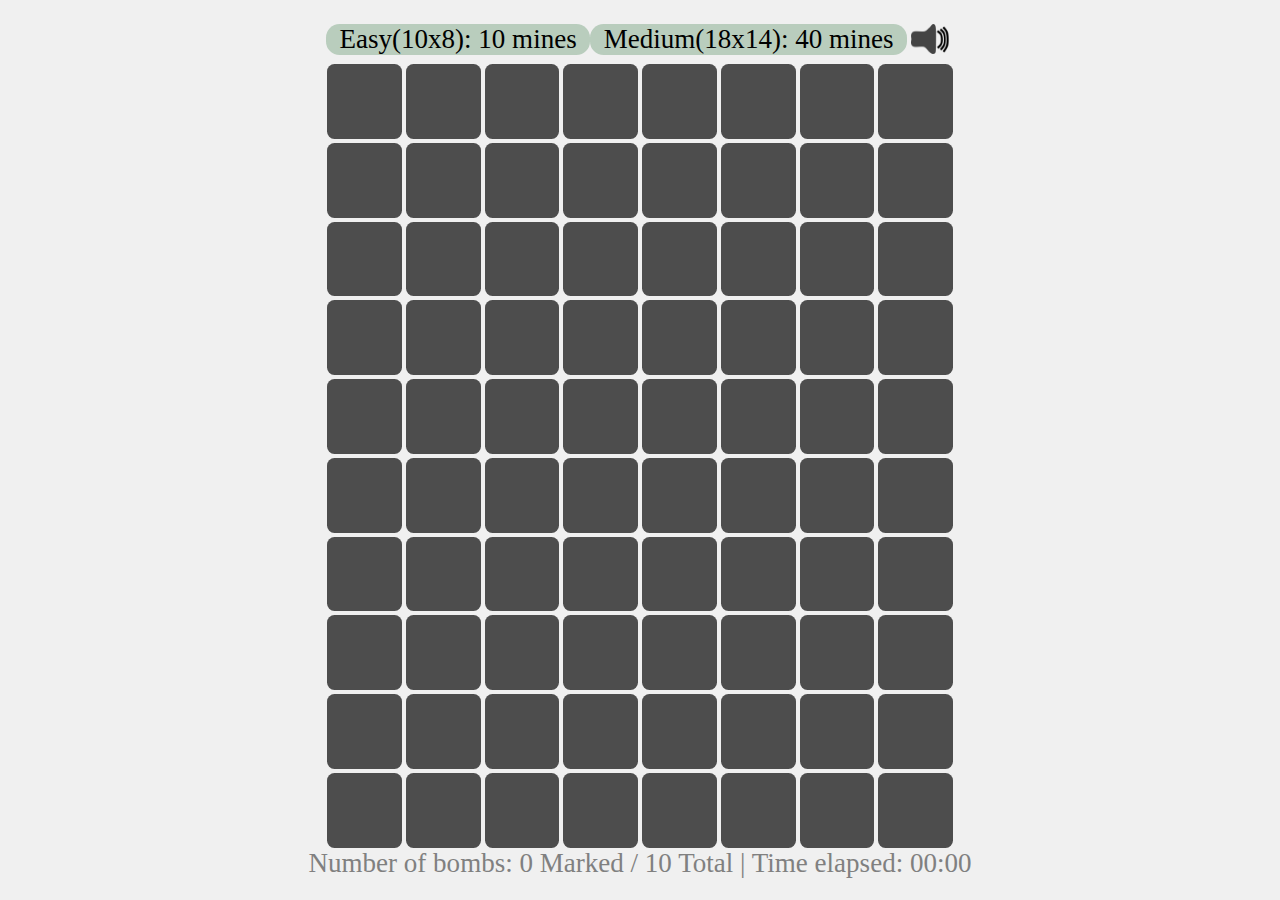
<file: mine/index.html>
<!DOCTYPE html>
<html>

<head>
    <meta charset="utf-8">
    <meta name="viewport" content="width=device-width">
    <title>Rebecca Minesweeper</title>
    <link rel="icon" type="image/png" href="mine_icon.png">
    <link href="style.css" rel="stylesheet" type="text/css" />
    <script src="msgame.js"></script>
    <script src="msgame_user.js"></script>
    <script src="timer.js"></script>
    <meta name="author" content="Rebecca Reid">
    

</head>

<body>
    <div class="menu">
        <!-- <div class="menuButton" data-size="2x1x1">Test(2x1): 1 mines</div> -->
        <div class="menuButton" data-size="10x8x10">Easy(10x8): 10 mines</div>
        <div class="menuButton" data-size="18x14x40">Medium(18x14): 40 mines</div>
        <input type="checkbox" id="sound"/>
    </div>

    <div class="gridwrapper">
        <div class="grid"></div>
    </div>
    <div class="status">
        <!-- Number of moves: <span class="moveCount">0</span> <br> -->
        Number of bombs: <span class="bombCount">0</span>
        | Time elapsed: <span class="secondCount">0</span>
    </div>
    <div id="overlay">
        <div id="overlayin">
            <p class="big glow">Congratulations, you <span class="big glow winOrLose">won</span>!!!</p>
            <p class="darker">Time taken: <span class="finalSecondCount">0</span></p>
            <p class="darker">Click anywhere to start a new game.
        </div>
    </div>
    <!-- <script src="main.js"></script> -->


</body>

</html>
</file>
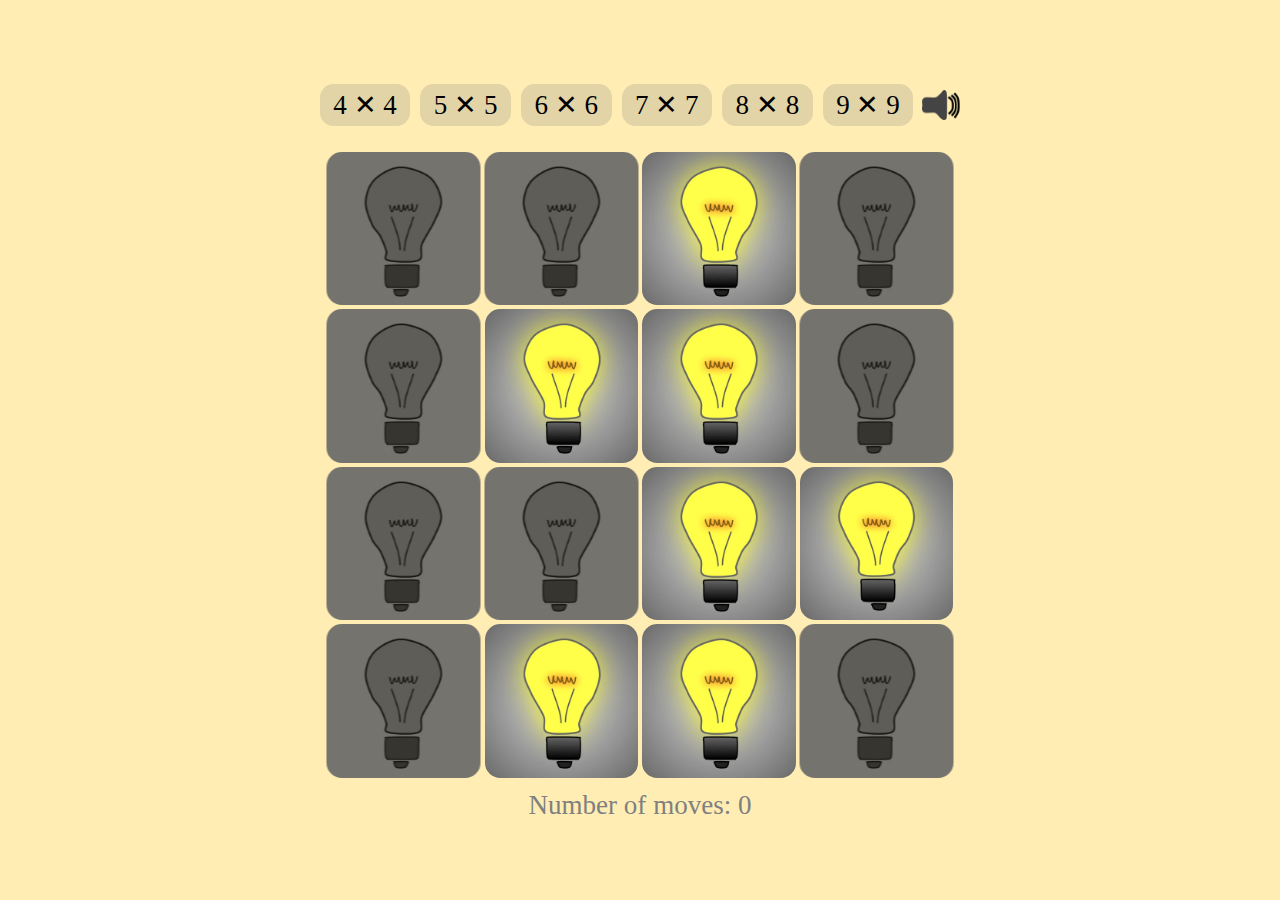
<file: lights-out-game-master/public/index.html>
<!DOCTYPE html>
<html>

<head>
  <meta charset="utf-8">
  <meta name="viewport" content="width=device-width">
  <title>Pavol's Ligts Out</title>
  <link href="style.css" rel="stylesheet" type="text/css" />
</head>

<body>
  <div class="menu">
    <div class="menuButton" data-size="4x4"></div>
    <div class="menuButton" data-size="5x5"></div>
    <div class="menuButton" data-size="6x6"></div>
    <div class="menuButton" data-size="7x7"></div>
    <div class="menuButton" data-size="8x8"></div>
    <div class="menuButton" data-size="9x9"></div>
    <input  type="checkbox" id="sound"/>
  </div>
  <div class="gridwrapper">
    <div class="grid"></div>
  </div>
  <div class="status">
    Number of moves: <span class="moveCount">0</span>
  </div>
  <div id="overlay">
    <div id="overlayin">
      <p class="big glow">Congratulations, you won!!!</p>
      <p class="darker">It took you <span class="moveCount">0</span> moves.</p>
      <p class="darker">Click anywhere to start a new game.
    </div>
  </div>
  <script src="main.js"></script>
</body>

</html>
</file>
<file: mine/style.css>
* {
    font-family: Impact;
    font-size: 1.3rem;
  }
  
  body {
    background: rgb(240, 240, 240);
  }
  
  .card {
    /* background-image: url(off.webp); */
    background-repeat: no-repeat;
    background-size: cover;
  
    width: auto;
    height: auto;
  
    border-radius: 10%;
    border: none;
    margin: 2px;
    transition:.25s;
    opacity: 0.9;
    transform: rotateY(180deg);
  
    animation: fadeIn 0.5s;
    animation-fill-mode: forwards;
  }

  .card.hidden {
    background-color: rgb(59, 59, 59);
    transform: rotateY(0deg);
  }
  .card.flag {
    background-color: green;
    background-image: url(numbers/flag.png);
    transform: rotateY(0deg);
  }
  .card.exploded {
    background-image: url(mine_icon.png);
    background-color: red;
    transform: rotateY(0deg);
  }
  .card.number {
    /* background-image: url(on.webp); */
    background-color: rgb(148, 148, 148);
    opacity: 1;
    transform: rotateY(0deg);
  }
  .card.number[data-number="1"] {
    background-image: url(numbers/one.png);
  }
  .card.number[data-number="2"] {
    background-image: url(numbers/two.png);
  }
  .card.number[data-number="3"] {
    background-image: url(numbers/three.png);
  }
  .card.number[data-number="4"] {
    background-image: url(numbers/four.png);
  }
  .card.number[data-number="5"] {
    background-image: url(numbers/five.png);
  }
  .card.number[data-number="6"] {
    background-image: url(numbers/six.png);
  }
  .card.number[data-number="7"] {
    background-image: url(numbers/seven.png);
  }
  .card.number[data-number="8"] {
    background-image: url(numbers/eight.png);
  }
  .card.number[data-number="9"] {
    background-image: url(numbers/nine.png);
  }
  .grid {
    display: grid;
    grid-template-columns: repeat(9, 1fr);
    border-radius: 10px;
    padding:5px;
    width: calc(70vh);
  }
  
  .grid > div::before {
    content: "";
    padding-bottom: 100%;
    display: block;
  }
  
  body {
    display: flex;
    flex-direction: column;
    justify-content: center;
    align-items: stretch;
    height: 100vh;
    width: 100vw;
    margin: 0px;
  }
  
  .menu {
    display: flex;
    justify-content: center;
    /* margin-bottom: 0.5em; */
    flex-wrap: wrap;
    align-items: center;
  }
  
  .menuButton {
    padding: 0px 0.5em ;
    border: 0px solid gray;
    background-color: rgba(6, 92, 20, 0.233);
    /* margin: 5px; */
    cursor: pointer;
    border-radius: 0.5em;
    font-size:1em;
  }
  
  .menuButton:hover {
    color: white;
    background: rgb(0, 34, 6);
  }
  
  .gridwrapper {
    display: flex;
    justify-content: center;
    align-items: stretch;
    /* how do you tell the difference between portrait and landscape ;( */
    max-width: 800px; 
    max-height: 85%;
    /* this is supposed to center */
    margin: 0 auto; 
  }
  
  #overlay {
    position: fixed;
    top: 0;
    left: 0;
    width: 100vw;
    height: 100vh;
    background: rgba(0, 0, 0, 0.7);
    z-index: 999;
    opacity: 1;
    display: flex;
    justify-content: center;
    align-items: center;
    animation: 0s;
    transition: all 0s;
  
    visibility: hidden;
    animation: fadeOut 0.5s;
    animation-fill-mode: forwards;
  }
  #overlay * {
    pointer-events: none;
  }
  
  #overlay.active {
    visibility: visible;
    animation: fadeIn 0.5s;
    animation-fill-mode: forwards;
  }
  
  #overlayin {
    padding: 1em;
    padding-left: 4em;
    padding-right: 4em;
    background-color: rgba(0, 0, 0, 0.5);
    border-radius: 5px;
    display: flex;
    justify-content: center;
    align-items: center;
    flex-direction: column;
    color: rgb(255, 255, 255);
    box-shadow: 0 0 20px black;
  }
  
  #overlayin.winOrLose {
    font-size: 2em !important;
  }

  #overlayin p {
    text-align: center;
    font-size: 1em;
  }
  
  p.big {
    font-size: 2em !important;
  }
  
  p.darker {
    color: #aaa;
  }
  
  p.glow {
    animation: glow 1s infinite alternate-reverse;
  }
  
  @keyframes glow {
    from { text-shadow: 0 0 20px rgb(255, 255, 0); }
    to { text-shadow: 0 0 20px rgb(255, 115, 0); }
  }
  
  #overlay.active #overlayin {
    opacity: 0;
    animation: spinIn 1s ease-in-out;
    animation-fill-mode: forwards;
  }
  
  #overlayin * {
    margin: 0px;
  }
  
  @keyframes fadeIn {
    from { opacity: 0; }
    to { opacity: 1; }
  }
  
  @keyframes fadeOut {
    from { opacity: 1; }
    to { opacity: 0; }
  }
  
  @keyframes spinIn {
    from { transform: scale(0.1) rotateX(0deg) ; opacity: 0; }
    to { transform: scale(1) rotateX(360deg) ;  opacity: 1; }
  }
  
  #sound {
    width: 40px;
    height: 30px;
    appearance: none;
    -moz-appearance: none;
    -webkit-appearance: none;
    content: url('sound-on.webp');
    display: block;
    outline: none;
    user-select: none;
  }
  
  #sound:checked {
    content: url('sound-off.webp');
  }
  
  .status {
    margin-top: 2%;
    text-align: center;
    color: gray;
  }
</file>
<file: lights-out-game-master/public/style.css>
* {
  font-family: Impact;
  font-size: 1.3rem;
}

body {
  background: rgb(255, 237, 179);
}

.card {
  background-image: url(off.webp);
  background-repeat: no-repeat;
  background-size: cover;

  width: auto;
  height: auto;

  border-radius: 10%;
  border: none;
  margin: 2px;
  transition:.25s;
  opacity: 0.9;
  transform: rotateY(180deg);

  animation: fadeIn 0.5s;
  animation-fill-mode: forwards;
}

.card.flipped {
  background-image: url(on.webp);
  opacity: 1;
  transform: rotateY(0deg);
}

.grid {
  display: grid;
  grid-template-columns: repeat(9, 1fr);
  border-radius: 10px;
  padding:5px;
  width: calc(70vh);
}

.grid > div::before {
  content: "";
  padding-bottom: 100%;
  display: block;
}

body {
  display: flex;
  flex-direction: column;
  justify-content: center;
  align-items: stretch;
  height: 100vh;
  width: 100vw;
  margin: 0px;
}

.menu {
  display: flex;
  justify-content: center;
  margin-bottom: 0.5em;
  flex-wrap: wrap;
  align-items: center;
}

.menuButton {
  padding: 5px 0.5em ;
  border: 0px solid gray;
  background-color: rgba(128, 128, 128, 0.233);
  margin: 5px;
  cursor: pointer;
  border-radius: 0.5em;
  font-size:1em;
}

.menuButton:hover {
  color: white;
  background: black;
}

.gridwrapper {
  display: flex;
  justify-content: center;
  align-items: stretch;
}

#overlay {
  position: fixed;
  top: 0;
  left: 0;
  width: 100vw;
  height: 100vh;
  background: rgba(0, 0, 0, 0.7);
  z-index: 999;
  opacity: 1;
  display: flex;
  justify-content: center;
  align-items: center;
  animation: 0s;
  transition: all 0s;

  visibility: hidden;
  animation: fadeOut 0.5s;
  animation-fill-mode: forwards;
}
#overlay * {
  pointer-events: none;
}

#overlay.active {
  visibility: visible;
  animation: fadeIn 0.5s;
  animation-fill-mode: forwards;
}

#overlayin {
  padding: 1em;
  padding-left: 4em;
  padding-right: 4em;
  background-color: rgba(0, 0, 0, 0.5);
  border-radius: 5px;
  display: flex;
  justify-content: center;
  align-items: center;
  flex-direction: column;
  color: rgb(255, 255, 255);
  box-shadow: 0 0 20px black;
}

#overlayin p {
  text-align: center;
  font-size: 1em;
}

p.big {
  font-size: 2em !important;
}

p.darker {
  color: #aaa;
}

p.glow {
  animation: glow 1s infinite alternate-reverse;
}

@keyframes glow {
  from { text-shadow: 0 0 20px rgb(255, 255, 0); }
  to { text-shadow: 0 0 20px rgb(255, 115, 0); }
}

#overlay.active #overlayin {
  opacity: 0;
  animation: spinIn 1s ease-in-out;
  animation-fill-mode: forwards;
}

#overlayin * {
  margin: 0px;
}

@keyframes fadeIn {
  from { opacity: 0; }
  to { opacity: 1; }
}

@keyframes fadeOut {
  from { opacity: 1; }
  to { opacity: 0; }
}

@keyframes spinIn {
  from { transform: scale(0.1) rotateX(0deg) ; opacity: 0; }
  to { transform: scale(1) rotateX(360deg) ;  opacity: 1; }
}

#sound {
  width: 40px;
  height: 30px;
  appearance: none;
  -moz-appearance: none;
  -webkit-appearance: none;
  content: url('sound-on.webp');
  display: block;
  outline: none;
  user-select: none;
}

#sound:checked {
  content: url('sound-off.webp');
}

.status {
  margin-top: 5px;
  text-align: center;
  color: gray;
}
</file>
